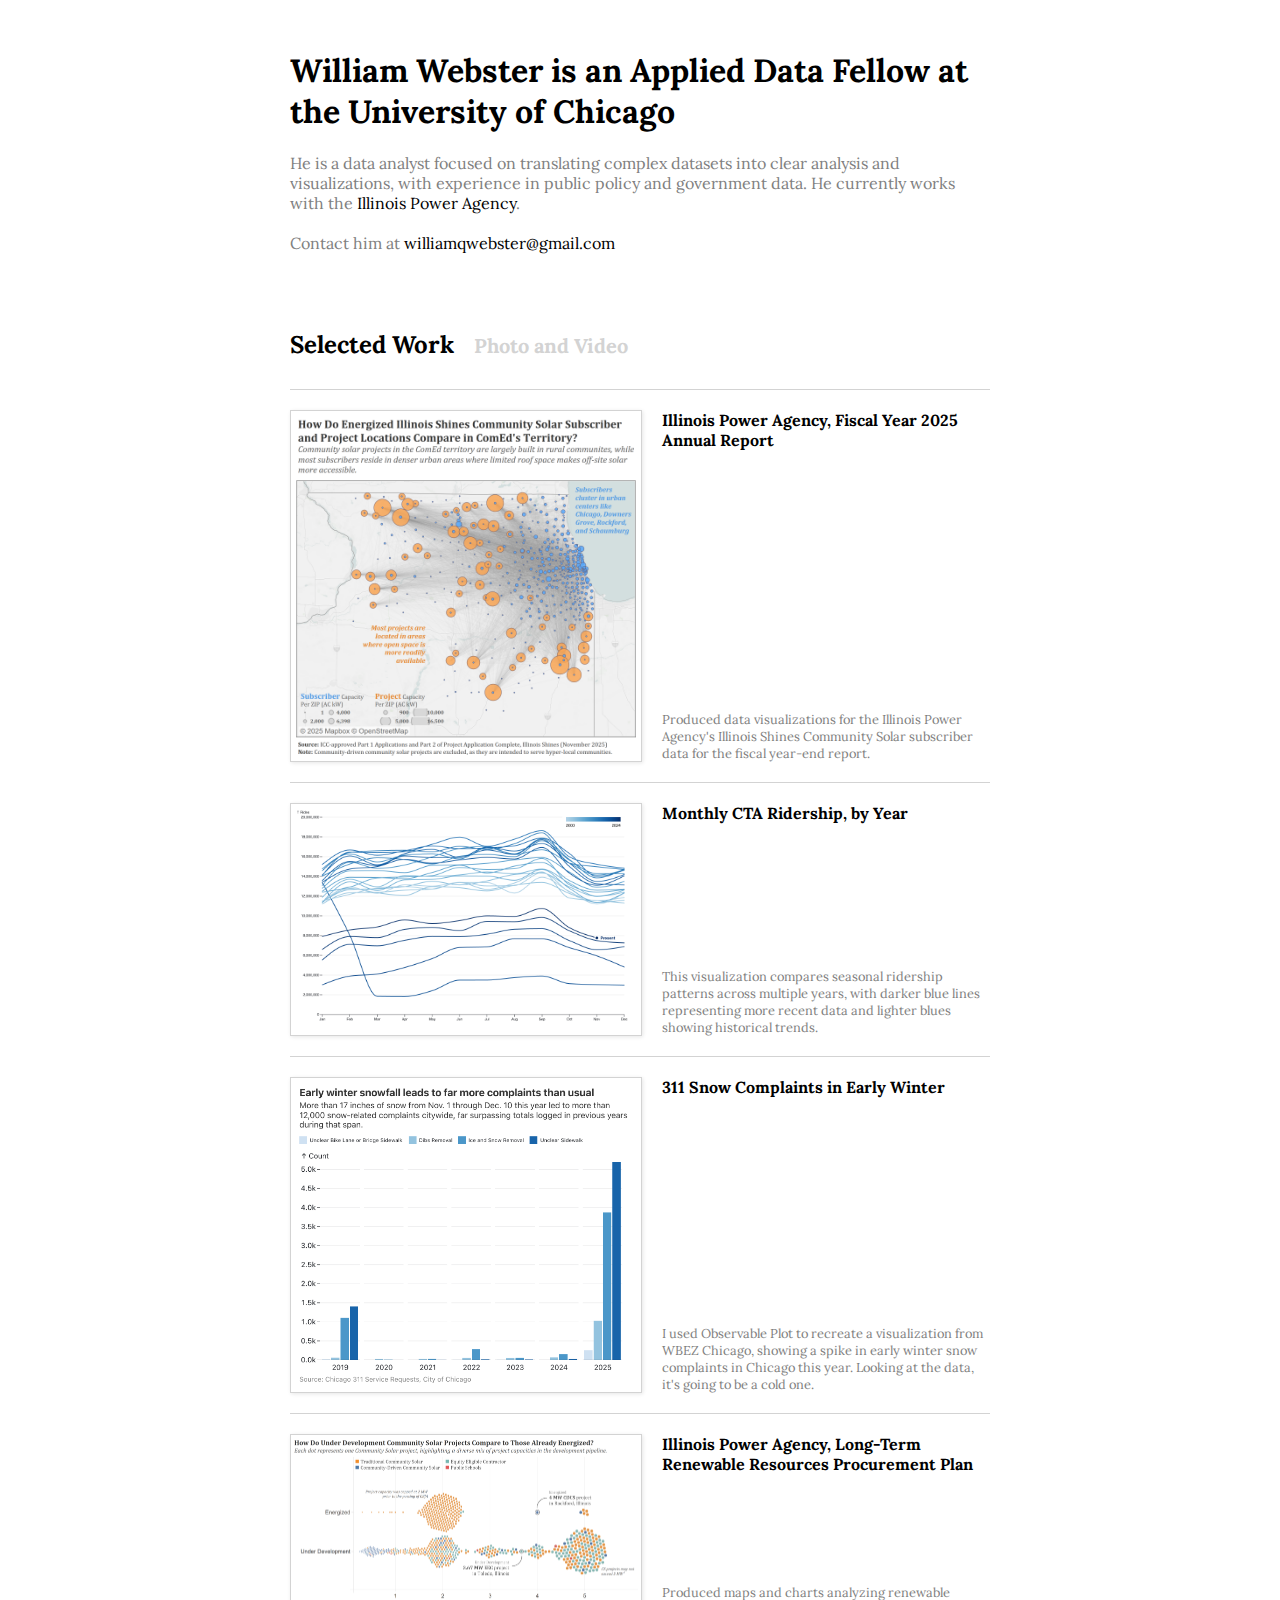
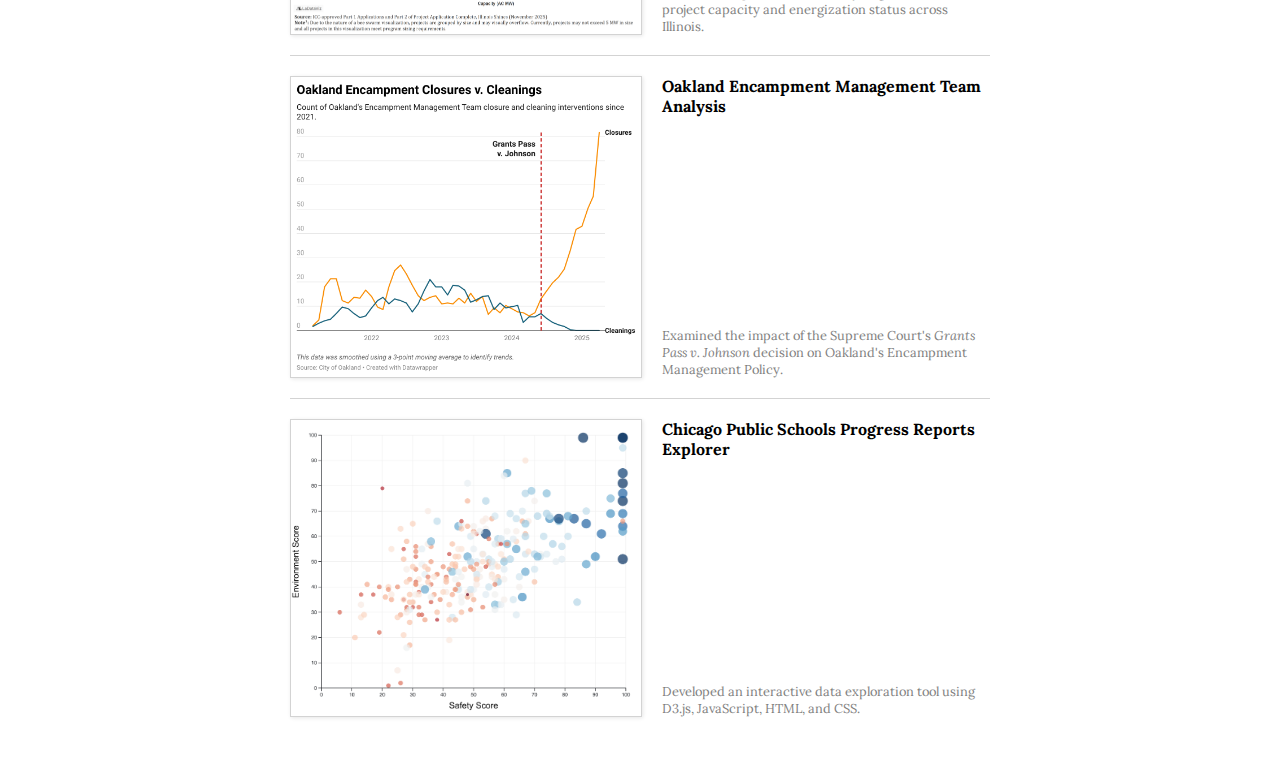
<file: index.html>
<!DOCTYPE html>
<html lang="en">
<head>
    <meta charset="UTF-8">
    <meta name="viewport" content="width=device-width, initial-scale=1">
    <meta name="description" content="Visual and Data Work by William Webster.">
    <meta name="author" content="William Webster">
    <title>Visual and Data Work by William Webster</title>
    <link rel="preconnect" href="https://fonts.googleapis.com">
    <link rel="preconnect" href="https://fonts.gstatic.com" crossorigin>
    <link href="https://fonts.googleapis.com/css2?family=Lora:ital,wght@0,400..700;1,400..700&display=swap" rel="stylesheet">
    <link rel="stylesheet" href="style.css">
</head>
<body>
    <div id="container">
        <div id="introduction">
            <h1>William Webster is an Applied Data Fellow at the University of Chicago</h1>
            <p id="description">
                He is a data analyst focused on translating complex datasets into clear analysis and visualizations,
                with experience in public policy and government data. He currently works with the
                <a href="https://ipa.illinois.gov/">Illinois Power Agency</a>.
                <br><br>
                Contact him at <a href="mailto:williamqwebster@gmail.com">williamqwebster@gmail.com</a>
            </p>
        </div>

        <div class="tab-nav">
            <h2 class="tab active" data-tab="work">Selected Work</h2>
            <h2 class="tab" data-tab="photo">Photo and Video</h2>
        </div>

        <div id="work-content" class="tab-content active"></div>
        <div id="photo-content" class="tab-content"></div>
    </div>

    <script src="script.js"></script>
</body>
</html>
</file>
<file: style.css>
body {
    font-family: 'Lora', Georgia, serif;
    margin: 50px 15px;
}

#container {
    max-width: 500px;
    margin: 0 auto;
}

#introduction {
    margin-bottom: 80px;
}

#description {
    color: grey;
}

#description a {
    color: black;
    text-decoration: none;
}

.tab-nav {
    display: flex;
    gap: 20px;
    padding-bottom: 20px;
    align-items: baseline;
    border-bottom: 1px solid lightgrey;
    min-height: 36px;
}

.tab {
    cursor: pointer;
    color: lightgrey;
    margin: 0;
    font-size: 1.25em;
    line-height: 1;
    transition: color 0.25s, font-size 0.25s;
}

.tab.active {
    color: black;
    font-size: 1.5em;
}

.tab:not(.active):hover {
    color: grey;
}

.tab-content {
    display: none;
}

.tab-content.active {
    display: block;
}

.work-item {
    margin: 20px 0;
    padding-bottom: 20px;
    border-bottom: 1px solid lightgrey;
}

.work-item:last-child {
    border-bottom: none;
    padding-bottom: 0;
    margin-bottom: 0;
}

.work-link {
    display: flex;
    gap: 20px;
    text-decoration: none;
    color: inherit;
    cursor: pointer;
}

.work-link img {
    width: 50%;
    height: auto;
    border: 1px solid lightgrey;
    box-shadow: 1px 1px 4px rgba(0, 0, 0, 0.1);
}

.work-info {
    width: 50%;
    display: flex;
    flex-direction: column;
    justify-content: space-between;
}

.work-info h4 {
    margin: 0 0 20px 0;
}

.work-info p {
    font-size: 0.8em;
    color: grey;
    margin: 20px 0 0 0;
}

.photo-row {
    display: flex;
    gap: 20px;
    margin: 20px 0;
}

.photo-row:last-child {
    margin-bottom: 0;
}

.photo-row a {
    flex: 1;
    width: 0;
}

.photo-row img {
    width: 100%;
    height: auto;
    cursor: pointer;
}

.photo-row iframe {
    flex: 1;
    width: 0;
    min-height: 200px;
    aspect-ratio: 16 / 9;
}

@media (min-width: 1250px) {
    #container {
        max-width: 700px;
    }
}
</file>
